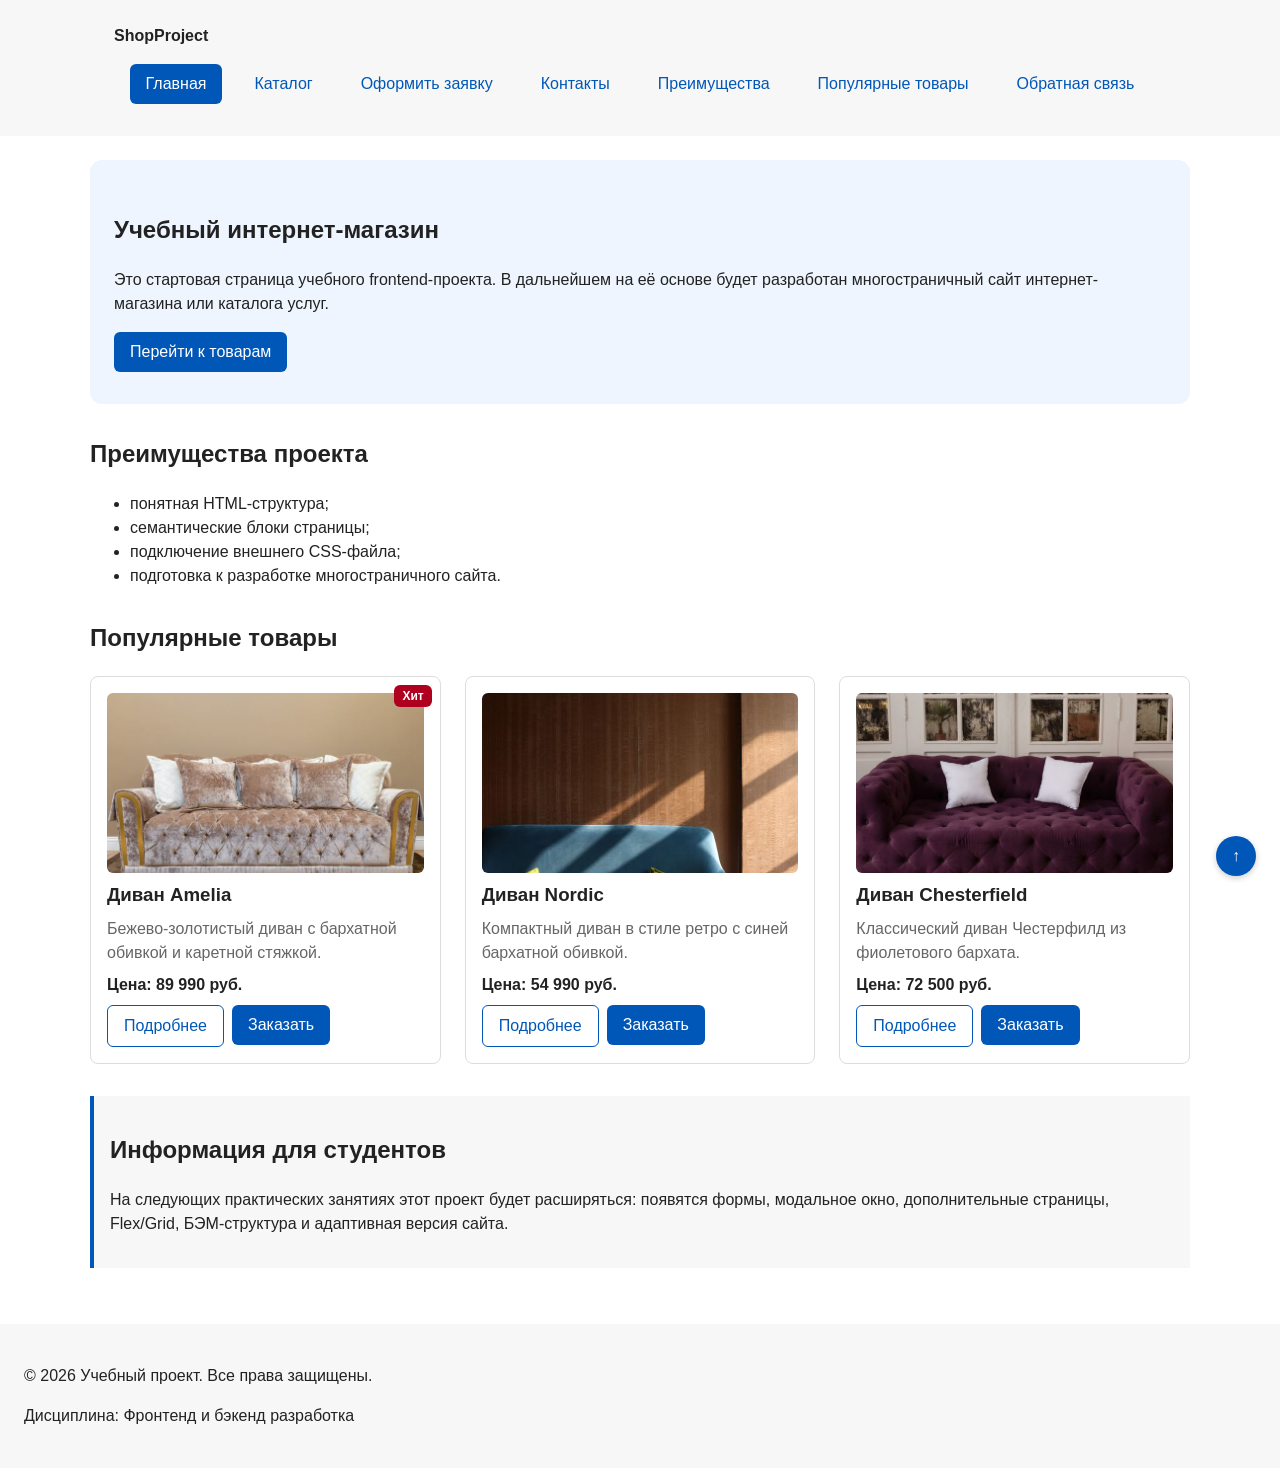
<file: index.html>
<!doctype html>
<html lang="ru">
  <head>
    <meta charset="UTF-8" />
    <meta name="viewport" content="width=device-width, initial-scale=1.0" />
    <title>Учебный интернет-магазин</title>
    <meta property="og:type" content="website" />
    <meta property="og:title" content="Учебный интернет-магазин" />
    <meta
      property="og:description"
      content="Учебный frontend-проект интернет-магазина."
    />
    <meta
      property="og:image"
      content="https://username.github.io/kr1-html-css-shop/images/preview.jpg"
    />
    <link rel="stylesheet" href="css/style.css" />
    <script src="js/main.js" defer></script>
  </head>
  <body>
    <header class="site-header" id="top">
      <div class="site-header__inner">
        <a class="site-header__logo" href="index.html">ShopProject</a>

        <nav class="site-nav" aria-label="Основная навигация">
          <ul class="site-nav__list">
            <li class="site-nav__item">
              <a class="site-nav__link site-nav__link--active" href="index.html">Главная</a>
            </li>
            <li class="site-nav__item">
              <a class="site-nav__link" href="catalog.html">Каталог</a>
            </li>
            <li class="site-nav__item">
              <a class="site-nav__link" href="order.html">Оформить заявку</a>
            </li>
            <li class="site-nav__item">
              <a class="site-nav__link" href="contacts.html">Контакты</a>
            </li>
            <li class="site-nav__item">
              <a class="site-nav__link" href="index.html#advantages">Преимущества</a>
            </li>
            <li class="site-nav__item">
              <a class="site-nav__link" href="index.html#popular">Популярные товары</a>
            </li>
            <li class="site-nav__item">
              <a class="site-nav__link" href="index.html#contacts">Обратная связь</a>
            </li>
          </ul>
        </nav>
      </div>
    </header>

    <main>
      <section class="hero">
        <h1>Учебный интернет-магазин</h1>
        <p>
          Это стартовая страница учебного frontend-проекта. В дальнейшем на её
          основе будет разработан многостраничный сайт интернет-магазина или
          каталога услуг.
        </p>
        <a class="button button--primary" href="#popular">Перейти к товарам</a>
      </section>

      <section class="section" id="advantages">
        <h2>Преимущества проекта</h2>

        <ul class="advantages-list">
          <li>понятная HTML-структура;</li>
          <li>семантические блоки страницы;</li>
          <li>подключение внешнего CSS-файла;</li>
          <li>подготовка к разработке многостраничного сайта.</li>
        </ul>
      </section>

      <section class="section" id="popular">
        <h2>Популярные товары</h2>

        <div class="products-grid">
          <article class="product-card">
            <span class="badge badge--hit">Хит</span>
            <img class="product-card__image" src="images/sofa-1.jpg" alt="Диван Amelia" width="640" height="480" />
            <h3 class="product-card__title">Диван Amelia</h3>
            <p class="product-card__description">Бежево-золотистый диван с бархатной обивкой и каретной стяжкой.</p>
            <p class="product-card__price">Цена: 89 990 руб.</p>
            <div class="product-card__actions">
              <a class="button button--secondary product-card__link" href="product.html">Подробнее</a>
              <button
                class="button button--primary product-card__button"
                type="button"
                data-product="Диван Amelia"
              >
                Заказать
              </button>
            </div>
          </article>

          <article class="product-card">
            <img class="product-card__image" src="images/sofa-2.jpg" alt="Диван Nordic" width="640" height="480" />
            <h3 class="product-card__title">Диван Nordic</h3>
            <p class="product-card__description">Компактный диван в стиле ретро с синей бархатной обивкой.</p>
            <p class="product-card__price">Цена: 54 990 руб.</p>
            <div class="product-card__actions">
              <a class="button button--secondary product-card__link" href="product.html">Подробнее</a>
              <button
                class="button button--primary product-card__button"
                type="button"
                data-product="Диван Nordic"
              >
                Заказать
              </button>
            </div>
          </article>

          <article class="product-card">
            <img class="product-card__image" src="images/sofa-3.jpg" alt="Диван Chesterfield" width="640" height="480" />
            <h3 class="product-card__title">Диван Chesterfield</h3>
            <p class="product-card__description">Классический диван Честерфилд из фиолетового бархата.</p>
            <p class="product-card__price">Цена: 72 500 руб.</p>
            <div class="product-card__actions">
              <a class="button button--secondary product-card__link" href="product.html">Подробнее</a>
              <button
                class="button button--primary product-card__button"
                type="button"
                data-product="Диван Chesterfield"
              >
                Заказать
              </button>
            </div>
          </article>
        </div>
      </section>
      <aside class="aside-info">
        <h2>Информация для студентов</h2>
        <p>
          На следующих практических занятиях этот проект будет расширяться:
          появятся формы, модальное окно, дополнительные страницы, Flex/Grid,
          БЭМ-структура и адаптивная версия сайта.
        </p>
      </aside>
    </main>

    <footer class="site-footer" id="contacts">
      <p>&copy; 2026 Учебный проект. Все права защищены.</p>
      <p>Дисциплина: Фронтенд и бэкенд разработка</p>
    </footer>
    <dialog
      class="order-dialog"
      id="order-dialog"
      aria-labelledby="order-dialog-title"
    >
      <h2 class="order-dialog__title" id="order-dialog-title">Оформление заявки</h2>

      <form
        class="order-form"
        id="order-form"
        action="#"
        method="post"
        novalidate
      >
        <input id="selected-product" name="selected-product" type="hidden" />

        <div class="order-form__field">
          <label class="order-form__label" for="order-name">Имя</label>
          <input
            class="order-form__input"
            id="order-name"
            name="name"
            type="text"
            placeholder="Введите ваше имя"
            minlength="2"
            autocomplete="given-name"
            required
          />
        </div>

        <div class="order-form__field">
          <label class="order-form__label" for="order-email">E-mail</label>
          <input
            class="order-form__input"
            id="order-email"
            name="email"
            type="email"
            placeholder="example@mail.ru"
            autocomplete="email"
            required
          />
        </div>

        <div class="order-form__field">
          <label class="order-form__label" for="order-phone">Телефон</label>
          <input
            class="order-form__input"
            id="order-phone"
            name="phone"
            type="tel"
            inputmode="tel"
            placeholder="+7 (900) 000-00-00"
            pattern="^\+7 \(\d{3}\) \d{3}-\d{2}-\d{2}$"
            required
          />
          <small class="order-form__hint">Формат: +7 (900) 000-00-00</small>
        </div>

        <div class="order-form__field">
          <label class="order-form__label" for="order-date">Дата связи</label>
          <input class="order-form__input" id="order-date" name="date" type="date" />
        </div>

        <div class="order-form__field">
          <label class="order-form__label" for="order-topic">Тема заявки</label>
          <select class="order-form__select" id="order-topic" name="topic" required>
            <option value="">Выберите тему</option>
            <option value="product">Заказ товара</option>
            <option value="consultation">Консультация</option>
            <option value="delivery">Доставка</option>
          </select>
        </div>

        <div class="order-form__field">
          <label class="order-form__label" for="order-comment">Комментарий</label>
          <textarea
            class="order-form__textarea"
            id="order-comment"
            name="comment"
            rows="4"
            placeholder="Укажите дополнительную информацию"
          ></textarea>
        </div>

        <div class="order-form__field order-form__field--checkbox">
          <label>
            <input
              class="order-form__checkbox"
              id="order-agreement"
              name="agreement"
              type="checkbox"
              required
            />
            Я согласен на обработку данных
          </label>
        </div>

        <div class="order-form__actions">
          <button class="button button--secondary" type="button" id="close-order-dialog">Закрыть</button>
          <button class="button button--primary" type="submit">Отправить заявку</button>
        </div>
      </form>
    </dialog>

    <p class="success-message" id="success-message" hidden>
      Форма успешно отправлена!
    </p>

    <a class="back-to-top" href="#top" aria-label="Наверх">&uarr;</a>
  </body>
</html>
</file>
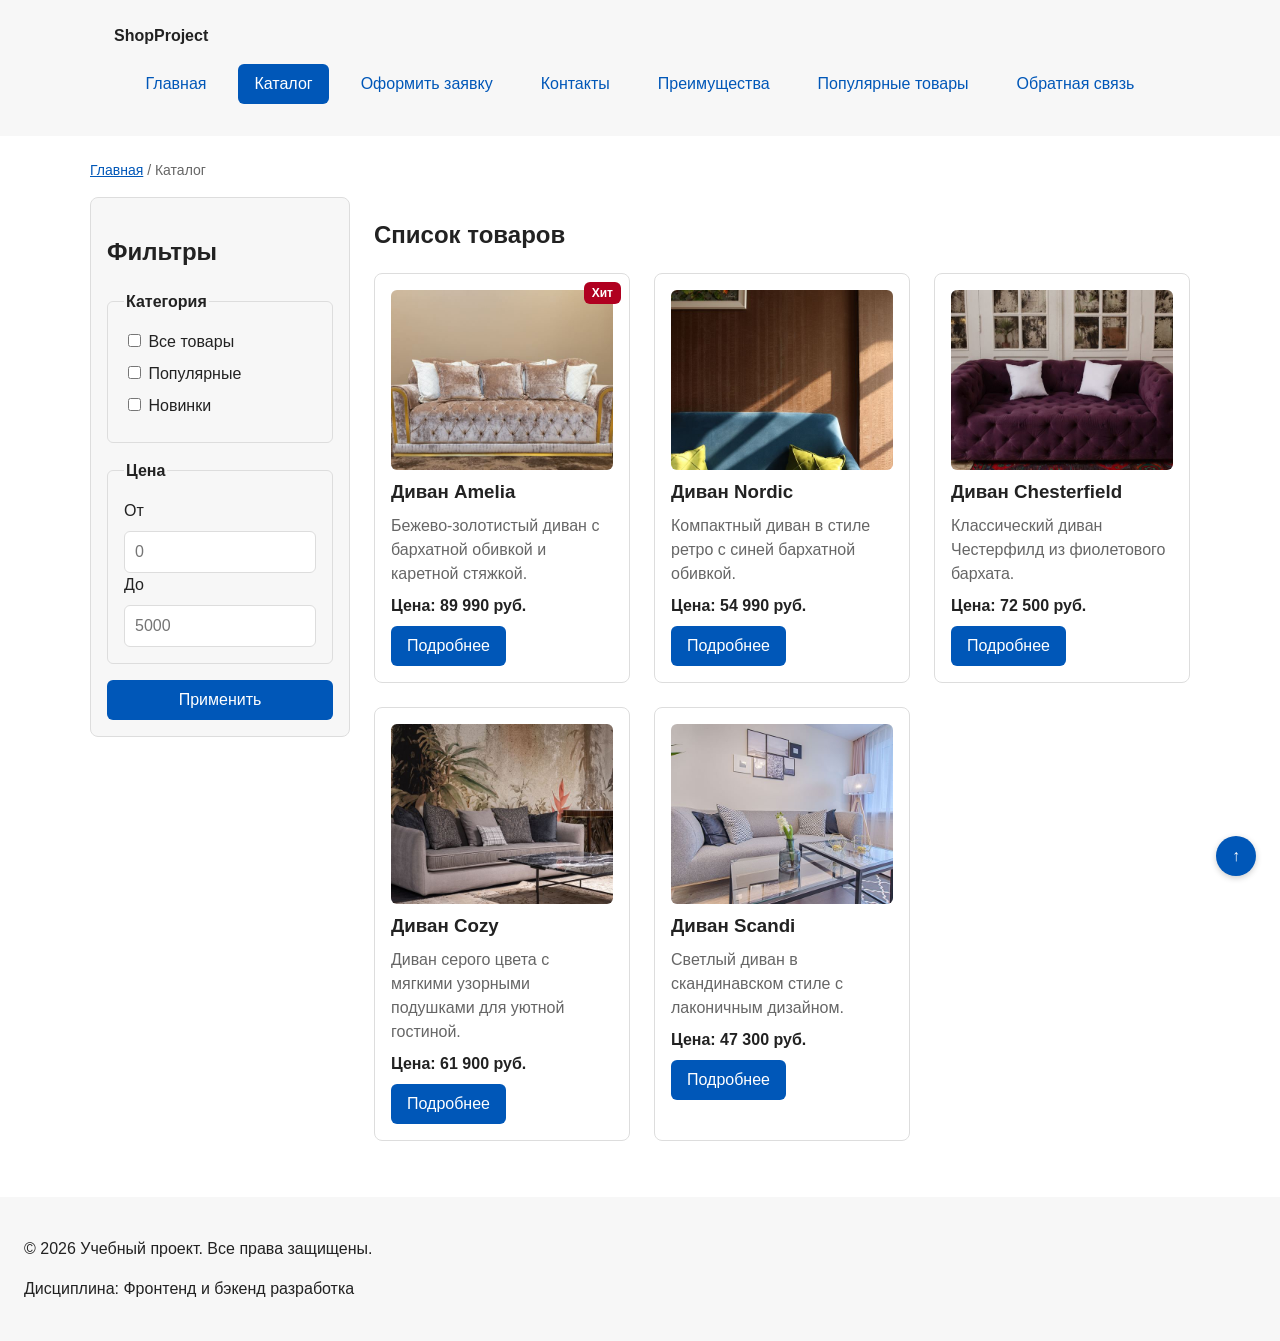
<file: catalog.html>
<!doctype html>
<html lang="ru">
  <head>
    <meta charset="UTF-8" />
    <meta name="viewport" content="width=device-width, initial-scale=1.0" />
    <meta
      name="description"
      content="Каталог товаров учебного интернет-магазина."
    />
    <title>Каталог товаров — Учебный интернет-магазин</title>
    <link rel="stylesheet" href="css/style.css" />
    <meta property="og:type" content="website" />
    <meta property="og:title" content="Учебный интернет-магазин" />
    <meta
      property="og:description"
      content="Учебный frontend-проект интернет-магазина."
    />
    <meta
      property="og:image"
      content="https://username.github.io/kr1-html-css-shop/images/preview.jpg"
    />
  </head>
  <body>
    <header class="site-header" id="top">
      <div class="site-header__inner">
        <a class="site-header__logo" href="index.html">ShopProject</a>

        <nav class="site-nav" aria-label="Основная навигация">
          <ul class="site-nav__list">
            <li class="site-nav__item">
              <a class="site-nav__link" href="index.html">Главная</a>
            </li>
            <li class="site-nav__item">
              <a class="site-nav__link site-nav__link--active" href="catalog.html">Каталог</a>
            </li>
            <li class="site-nav__item">
              <a class="site-nav__link" href="order.html">Оформить заявку</a>
            </li>
            <li class="site-nav__item">
              <a class="site-nav__link" href="contacts.html">Контакты</a>
            </li>
            <li class="site-nav__item">
              <a class="site-nav__link" href="index.html#advantages">Преимущества</a>
            </li>
            <li class="site-nav__item">
              <a class="site-nav__link" href="index.html#popular">Популярные товары</a>
            </li>
            <li class="site-nav__item">
              <a class="site-nav__link" href="index.html#contacts">Обратная связь</a>
            </li>
          </ul>
        </nav>
      </div>
    </header>

    <main>
      <nav class="breadcrumbs" aria-label="Хлебные крошки">
        <a class="breadcrumbs__link" href="index.html">Главная</a>
        <span class="breadcrumbs__current">Каталог</span>
      </nav>

      <section class="catalog-layout">
        <aside class="catalog-filters">
          <h2>Фильтры</h2>

          <form class="catalog-filters__form" action="#" method="get">
            <fieldset class="catalog-filters__group">
              <legend class="catalog-filters__legend">Категория</legend>

              <label class="catalog-filters__label">
                <input type="checkbox" name="category" value="all" />
                Все товары
              </label>

              <label class="catalog-filters__label">
                <input type="checkbox" name="category" value="popular" />
                Популярные
              </label>

              <label class="catalog-filters__label">
                <input type="checkbox" name="category" value="new" />
                Новинки
              </label>
            </fieldset>

            <fieldset class="catalog-filters__group">
              <legend class="catalog-filters__legend">Цена</legend>

              <label class="catalog-filters__label" for="price-from">От</label>
              <input
                class="catalog-filters__input"
                id="price-from"
                name="price-from"
                type="number"
                min="0"
                placeholder="0"
              />

              <label class="catalog-filters__label" for="price-to">До</label>
              <input
                class="catalog-filters__input"
                id="price-to"
                name="price-to"
                type="number"
                min="0"
                placeholder="5000"
              />
            </fieldset>

            <button class="button button--primary" type="submit">Применить</button>
          </form>
        </aside>

        <section class="catalog-products">
          <h2>Список товаров</h2>

          <div class="products-grid">
            <article class="product-card">
              <span class="badge badge--hit">Хит</span>
              <img class="product-card__image" src="images/sofa-1.jpg" alt="Диван Amelia" width="640" height="480" />
              <h3 class="product-card__title">Диван Amelia</h3>
              <p class="product-card__description">Бежево-золотистый диван с бархатной обивкой и каретной стяжкой.</p>
              <p class="product-card__price">Цена: 89 990 руб.</p>
              <a class="button button--primary product-card__button" href="product.html">Подробнее</a>
            </article>

            <article class="product-card">
              <img class="product-card__image" src="images/sofa-2.jpg" alt="Диван Nordic" width="640" height="480" />
              <h3 class="product-card__title">Диван Nordic</h3>
              <p class="product-card__description">Компактный диван в стиле ретро с синей бархатной обивкой.</p>
              <p class="product-card__price">Цена: 54 990 руб.</p>
              <a class="button button--primary product-card__button" href="product.html">Подробнее</a>
            </article>

            <article class="product-card">
              <img class="product-card__image" src="images/sofa-3.jpg" alt="Диван Chesterfield" width="640" height="480" />
              <h3 class="product-card__title">Диван Chesterfield</h3>
              <p class="product-card__description">Классический диван Честерфилд из фиолетового бархата.</p>
              <p class="product-card__price">Цена: 72 500 руб.</p>
              <a class="button button--primary product-card__button" href="product.html">Подробнее</a>
            </article>

            <article class="product-card">
              <img class="product-card__image" src="images/sofa-4.jpg" alt="Диван Cozy" width="640" height="480" />
              <h3 class="product-card__title">Диван Cozy</h3>
              <p class="product-card__description">Диван серого цвета с мягкими узорными подушками для уютной гостиной.</p>
              <p class="product-card__price">Цена: 61 900 руб.</p>
              <a class="button button--primary product-card__button" href="product.html">Подробнее</a>
            </article>

            <article class="product-card">
              <img class="product-card__image" src="images/sofa-5.jpg" alt="Диван Scandi" width="640" height="480" />
              <h3 class="product-card__title">Диван Scandi</h3>
              <p class="product-card__description">Светлый диван в скандинавском стиле с лаконичным дизайном.</p>
              <p class="product-card__price">Цена: 47 300 руб.</p>
              <a class="button button--primary product-card__button" href="product.html">Подробнее</a>
            </article>
          </div>
        </section>
      </section>
    </main>

    <footer class="site-footer">
      <p>&copy; 2026 Учебный проект. Все права защищены.</p>
      <p>Дисциплина: Фронтенд и бэкенд разработка</p>
    </footer>

    <a class="back-to-top" href="#top" aria-label="Наверх">&uarr;</a>
  </body>
</html>
</file>
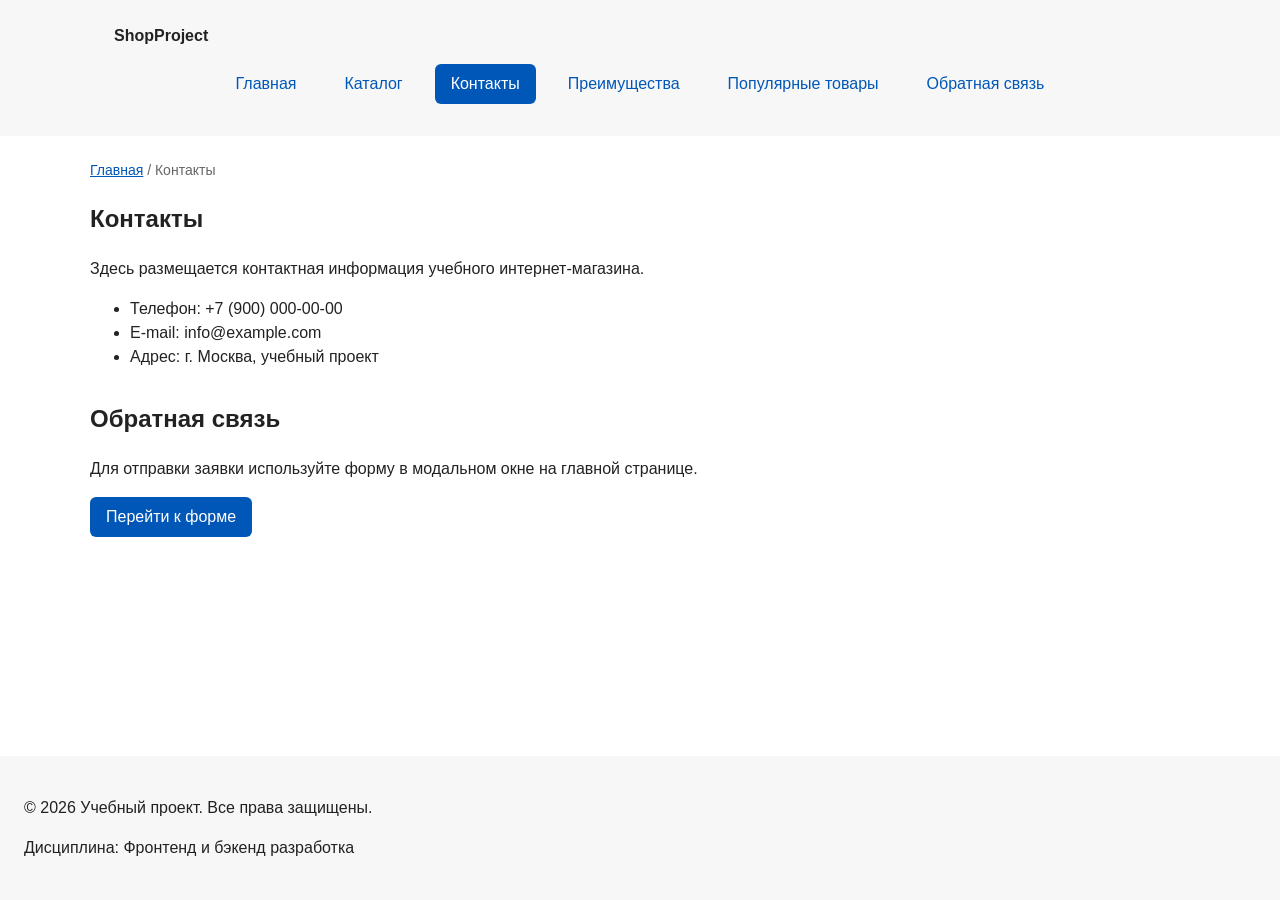
<file: contacts.html>
<!doctype html>
<html lang="ru">
  <head>
    <meta charset="UTF-8" />
    <meta name="viewport" content="width=device-width, initial-scale=1.0" />
    <meta
      name="description"
      content="Контактная информация учебного интернет-магазина."
    />
    <meta property="og:type" content="website" />
    <meta property="og:title" content="Учебный интернет-магазин" />
    <meta
      property="og:description"
      content="Учебный frontend-проект интернет-магазина."
    />
    <meta
      property="og:image"
      content="https://username.github.io/kr1-html-css-shop/images/preview.jpg"
    />
    <title>Контакты — Учебный интернет-магазин</title>
    <link rel="stylesheet" href="css/style.css" />
  </head>
  <body>
    <header class="site-header">
      <div class="site-header__inner">
        <a class="site-header__logo" href="index.html">ShopProject</a>

        <nav class="site-nav" aria-label="Основная навигация">
          <ul class="site-nav__list">
            <li class="site-nav__item">
              <a class="site-nav__link" href="index.html">Главная</a>
            </li>
            <li class="site-nav__item">
              <a class="site-nav__link" href="catalog.html">Каталог</a>
            </li>
            <li class="site-nav__item">
              <a class="site-nav__link site-nav__link--active" href="contacts.html">Контакты</a>
            </li>
            <li class="site-nav__item">
              <a class="site-nav__link" href="index.html#advantages">Преимущества</a>
            </li>
            <li class="site-nav__item">
              <a class="site-nav__link" href="index.html#popular">Популярные товары</a>
            </li>
            <li class="site-nav__item">
              <a class="site-nav__link" href="index.html#contacts">Обратная связь</a>
            </li>
          </ul>
        </nav>
      </div>
    </header>

    <main>
      <nav class="breadcrumbs" aria-label="Хлебные крошки">
        <a class="breadcrumbs__link" href="index.html">Главная</a>
        <span class="breadcrumbs__current">Контакты</span>
      </nav>

      <section class="section">
        <h1>Контакты</h1>
        <p>
          Здесь размещается контактная информация учебного интернет-магазина.
        </p>

        <ul>
          <li>Телефон: +7 (900) 000-00-00</li>
          <li>E-mail: info@example.com</li>
          <li>Адрес: г. Москва, учебный проект</li>
        </ul>
      </section>

      <section class="section" id="feedback">
        <h2>Обратная связь</h2>
        <p>
          Для отправки заявки используйте форму в модальном окне на главной
          странице.
        </p>
        <a class="button button--primary" href="index.html#contacts">Перейти к форме</a>
      </section>
    </main>

    <footer class="site-footer">
      <p>&copy; 2026 Учебный проект. Все права защищены.</p>
      <p>Дисциплина: Фронтенд и бэкенд разработка</p>
    </footer>
  </body>
</html>
</file>
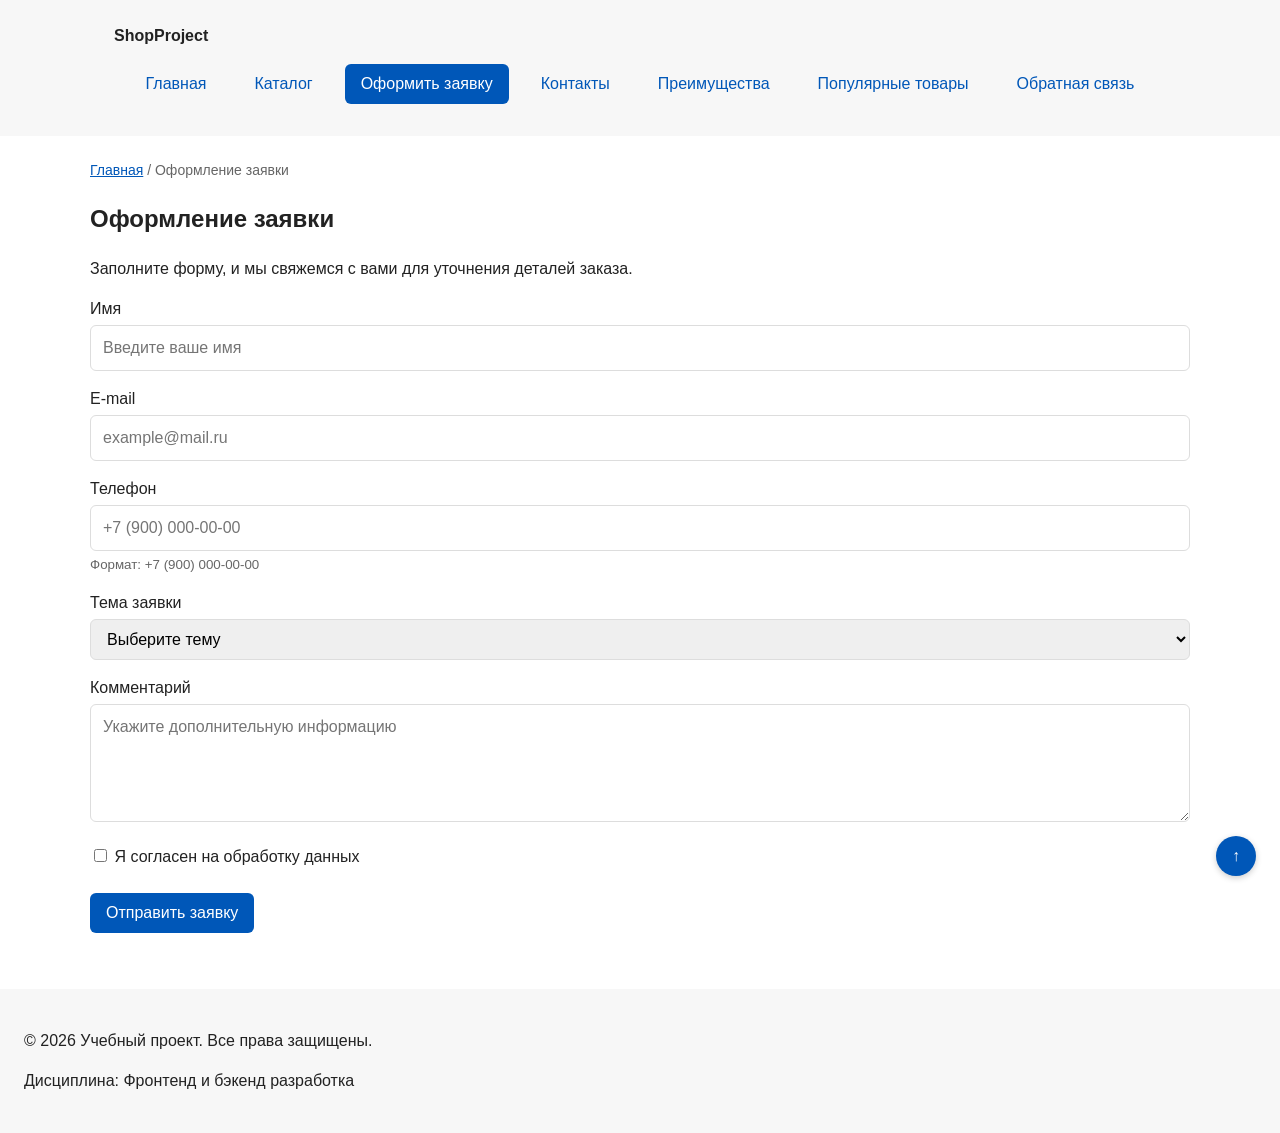
<file: order.html>
<!doctype html>
<html lang="ru">
  <head>
    <meta charset="UTF-8" />
    <meta name="viewport" content="width=device-width, initial-scale=1.0" />
    <meta
      name="description"
      content="Оформление заявки в учебном интернет-магазине."
    />
    <title>Оформление заявки — Учебный интернет-магазин</title>
    <link rel="stylesheet" href="css/style.css" />
    <meta property="og:type" content="website" />
    <meta property="og:title" content="Учебный интернет-магазин" />
    <meta
      property="og:description"
      content="Учебный frontend-проект интернет-магазина."
    />
    <meta
      property="og:image"
      content="https://username.github.io/kr1-html-css-shop/images/preview.jpg"
    />
  </head>
  <body>
    <header class="site-header" id="top">
      <div class="site-header__inner">
        <a class="site-header__logo" href="index.html">ShopProject</a>

        <nav class="site-nav" aria-label="Основная навигация">
          <ul class="site-nav__list">
            <li class="site-nav__item">
              <a class="site-nav__link" href="index.html">Главная</a>
            </li>
            <li class="site-nav__item">
              <a class="site-nav__link" href="catalog.html">Каталог</a>
            </li>
            <li class="site-nav__item">
              <a class="site-nav__link site-nav__link--active" href="order.html">Оформить заявку</a>
            </li>
            <li class="site-nav__item">
              <a class="site-nav__link" href="contacts.html">Контакты</a>
            </li>
            <li class="site-nav__item">
              <a class="site-nav__link" href="index.html#advantages">Преимущества</a>
            </li>
            <li class="site-nav__item">
              <a class="site-nav__link" href="index.html#popular">Популярные товары</a>
            </li>
            <li class="site-nav__item">
              <a class="site-nav__link" href="index.html#contacts">Обратная связь</a>
            </li>
          </ul>
        </nav>
      </div>
    </header>

    <main>
      <nav class="breadcrumbs" aria-label="Хлебные крошки">
        <a class="breadcrumbs__link" href="index.html">Главная</a>
        <span class="breadcrumbs__current">Оформление заявки</span>
      </nav>

      <section class="section">
        <h1>Оформление заявки</h1>
        <p>Заполните форму, и мы свяжемся с вами для уточнения деталей заказа.</p>

        <form class="order-form" action="#" method="post" novalidate>
          <div class="order-form__field">
            <label class="order-form__label" for="order-page-name">Имя</label>
            <input
              class="order-form__input"
              id="order-page-name"
              name="name"
              type="text"
              placeholder="Введите ваше имя"
              minlength="2"
              autocomplete="given-name"
              required
            />
          </div>

          <div class="order-form__field">
            <label class="order-form__label" for="order-page-email">E-mail</label>
            <input
              class="order-form__input"
              id="order-page-email"
              name="email"
              type="email"
              placeholder="example@mail.ru"
              autocomplete="email"
              required
            />
          </div>

          <div class="order-form__field">
            <label class="order-form__label" for="order-page-phone">Телефон</label>
            <input
              class="order-form__input"
              id="order-page-phone"
              name="phone"
              type="tel"
              inputmode="tel"
              placeholder="+7 (900) 000-00-00"
              pattern="^\+7 \(\d{3}\) \d{3}-\d{2}-\d{2}$"
              required
            />
            <small class="order-form__hint">Формат: +7 (900) 000-00-00</small>
          </div>

          <div class="order-form__field">
            <label class="order-form__label" for="order-page-topic">Тема заявки</label>
            <select class="order-form__select" id="order-page-topic" name="topic" required>
              <option value="">Выберите тему</option>
              <option value="product">Заказ товара</option>
              <option value="consultation">Консультация</option>
              <option value="delivery">Доставка</option>
            </select>
          </div>

          <div class="order-form__field">
            <label class="order-form__label" for="order-page-comment">Комментарий</label>
            <textarea
              class="order-form__textarea"
              id="order-page-comment"
              name="comment"
              rows="4"
              placeholder="Укажите дополнительную информацию"
            ></textarea>
          </div>

          <div class="order-form__field order-form__field--checkbox">
            <label>
              <input
                class="order-form__checkbox"
                id="order-page-agreement"
                name="agreement"
                type="checkbox"
                required
              />
              Я согласен на обработку данных
            </label>
          </div>

          <div class="order-form__actions">
            <button class="button button--primary" type="submit">Отправить заявку</button>
          </div>
        </form>
      </section>
    </main>

    <footer class="site-footer">
      <p>&copy; 2026 Учебный проект. Все права защищены.</p>
      <p>Дисциплина: Фронтенд и бэкенд разработка</p>
    </footer>

    <a class="back-to-top" href="#top" aria-label="Наверх">&uarr;</a>
  </body>
</html>
</file>
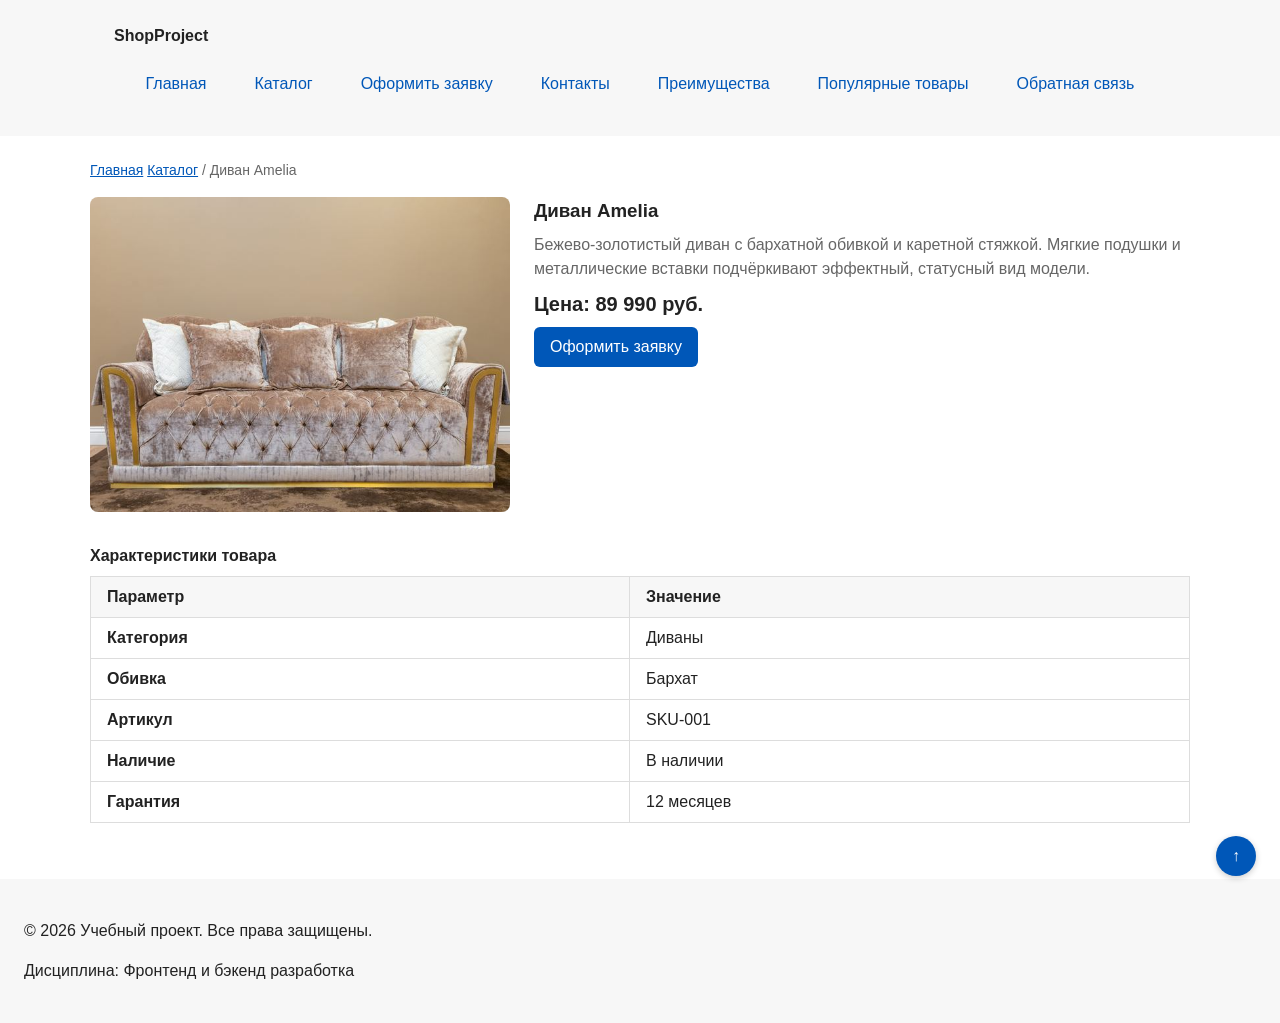
<file: product.html>
<!doctype html>
<html lang="ru">
  <head>
    <meta charset="UTF-8" />
    <meta name="viewport" content="width=device-width, initial-scale=1.0" />
    <meta
      name="description"
      content="Карточка товара учебного интернет-магазина: описание, характеристики и цена."
    />
    <title>Диван Amelia — Учебный интернет-магазин</title>
    <link rel="stylesheet" href="css/style.css" />
    <meta property="og:type" content="website" />
    <meta property="og:title" content="Учебный интернет-магазин" />
    <meta
      property="og:description"
      content="Учебный frontend-проект интернет-магазина."
    />
    <meta
      property="og:image"
      content="https://username.github.io/kr1-html-css-shop/images/preview.jpg"
    />
  </head>
  <body>
    <header class="site-header" id="top">
      <div class="site-header__inner">
        <a class="site-header__logo" href="index.html">ShopProject</a>

        <nav class="site-nav" aria-label="Основная навигация">
          <ul class="site-nav__list">
            <li class="site-nav__item">
              <a class="site-nav__link" href="index.html">Главная</a>
            </li>
            <li class="site-nav__item">
              <a class="site-nav__link" href="catalog.html">Каталог</a>
            </li>
            <li class="site-nav__item">
              <a class="site-nav__link" href="order.html">Оформить заявку</a>
            </li>
            <li class="site-nav__item">
              <a class="site-nav__link" href="contacts.html">Контакты</a>
            </li>
            <li class="site-nav__item">
              <a class="site-nav__link" href="index.html#advantages">Преимущества</a>
            </li>
            <li class="site-nav__item">
              <a class="site-nav__link" href="index.html#popular">Популярные товары</a>
            </li>
            <li class="site-nav__item">
              <a class="site-nav__link" href="index.html#contacts">Обратная связь</a>
            </li>
          </ul>
        </nav>
      </div>
    </header>

    <main>
      <nav class="breadcrumbs" aria-label="Хлебные крошки">
        <a class="breadcrumbs__link" href="index.html">Главная</a>
        <a class="breadcrumbs__link" href="catalog.html">Каталог</a>
        <span class="breadcrumbs__current">Диван Amelia</span>
      </nav>

      <section class="section">
        <article class="product-detail">
          <img
            class="product-detail__image"
            src="images/sofa-1.jpg"
            alt="Диван Amelia"
            width="640"
            height="480"
          />

          <div class="product-detail__info">
            <h1 class="product-detail__title">Диван Amelia</h1>
            <p class="product-detail__description">
              Бежево-золотистый диван с бархатной обивкой и каретной стяжкой.
              Мягкие подушки и металлические вставки подчёркивают
              эффектный, статусный вид модели.
            </p>
            <p class="product-detail__price">Цена: 89 990 руб.</p>
            <a class="button button--primary product-detail__button" href="order.html">
              Оформить заявку
            </a>
          </div>
        </article>

        <table class="product-specs">
          <caption>Характеристики товара</caption>
          <thead>
            <tr>
              <th scope="col">Параметр</th>
              <th scope="col">Значение</th>
            </tr>
          </thead>
          <tbody>
            <tr>
              <th scope="row">Категория</th>
              <td>Диваны</td>
            </tr>
            <tr>
              <th scope="row">Обивка</th>
              <td>Бархат</td>
            </tr>
            <tr>
              <th scope="row">Артикул</th>
              <td>SKU-001</td>
            </tr>
            <tr>
              <th scope="row">Наличие</th>
              <td>В наличии</td>
            </tr>
            <tr>
              <th scope="row">Гарантия</th>
              <td>12 месяцев</td>
            </tr>
          </tbody>
        </table>
      </section>
    </main>

    <footer class="site-footer">
      <p>&copy; 2026 Учебный проект. Все права защищены.</p>
      <p>Дисциплина: Фронтенд и бэкенд разработка</p>
    </footer>

    <a class="back-to-top" href="#top" aria-label="Наверх">&uarr;</a>
  </body>
</html>
</file>
<file: css/style.css>
/* ===============================
   1. Переменные проекта
   =============================== */
:root {
  /* Основные цвета проекта */
  --color-bg: #ffffff;
  --color-text: #222222;
  --color-muted: #666666;
  --color-primary: #0057b8;
  --color-primary-dark: #003f86;
  --color-border: #dddddd;
  --color-surface: #f7f7f7;
  --color-surface-accent: #eef5ff;
  --color-danger: #b00020;
  --color-success: #168a2f;
  --color-success-bg: #eefaf0;
  --color-white: #ffffff;

  /* Отступы */
  --space-xs: 4px;
  --space-sm: 8px;
  --space-md: 16px;
  --space-lg: 24px;
  --space-xl: 32px;

  /* Скругления */
  --radius-sm: 6px;
  --radius-md: 8px;
  --radius-lg: 12px;

  /* Размеры */
  --container-width: 1100px;
}

/* ===============================
   2. Базовые стили
   =============================== */

/*
Универсальное правило для всех элементов.
border-box делает расчёт размеров более понятным:
width включает content, padding и border.
*/
* {
  box-sizing: border-box;
}

/*
Убираем стандартный внешний отступ браузера у body.
Без этого вокруг страницы может появиться белая рамка.

body растянут на всю высоту окна (min-height: 100vh) и выстроен как
flex-колонка: header и footer занимают столько места, сколько нужно
их содержимому, а main получает flex: 1 0 auto и «дожимает» footer
до низа окна, даже если контента на странице мало.
*/
body {
  display: flex;
  flex-direction: column;
  min-height: 100vh;
  margin: 0;
  font-family: Arial, sans-serif;
  line-height: 1.5;
  color: var(--color-text);
  background-color: var(--color-bg);
}

/*
Задаём внутренний отступ для основного содержимого страницы.
flex: 1 0 auto растягивает main на всё свободное место в body,
поэтому footer всегда остаётся у нижнего края окна браузера.
*/
main {
  flex: 1 0 auto;
  padding: var(--space-lg);
}

html {
  scroll-behavior: smooth;
}
/* ===============================
   3. Общие элементы интерфейса
   =============================== */

/*
Базовый цвет ссылок и их состояния.
*/
a {
  color: var(--color-primary);
}

a:hover {
  color: var(--color-primary-dark);
}

a:focus-visible {
  outline: 2px solid var(--color-primary);
  outline-offset: 3px;
}

button {
  font: inherit;
  cursor: pointer;
}

:target {
  border-radius: var(--radius-md);
  box-shadow:
    0 0 0 3px var(--color-surface-accent),
    0 0 0 5px var(--color-primary);
  transition: box-shadow 0.3s ease;
}

/* ===============================
   4. Шапка сайта и навигация (site-header, site-nav)
   =============================== */

.site-header {
  background-color: var(--color-surface);
}

.site-header__inner {
  max-width: var(--container-width);
  margin: 0 auto;
  padding: var(--space-lg);
}

.site-header__logo {
  font-weight: 700;
  color: var(--color-text);
  text-decoration: none;
}

.site-nav__list {
  display: flex;
  flex-wrap: wrap;
  justify-content: center;
  align-items: center;
  gap: var(--space-md);
  padding: 0;
  margin: var(--space-md) 0 0;
  list-style: none;
}

.site-nav__item {
  margin-bottom: var(--space-sm);
}

.site-nav__link {
  display: inline-block;
  padding: var(--space-sm) var(--space-md);
  color: var(--color-primary);
  text-decoration: none;
  border-radius: var(--radius-sm);
}

.site-nav__link:hover {
  color: var(--color-white);
  background-color: var(--color-primary);
}

.site-nav__link:focus-visible {
  outline: 2px solid var(--color-primary);
  outline-offset: 3px;
}

.site-nav__link--active {
  color: var(--color-white);
  background-color: var(--color-primary);
}

/* ===============================
   5. Подвал сайта (site-footer)
   =============================== */

.site-footer {
  padding: var(--space-lg);
  background-color: var(--color-surface);
}

/* ===============================
   6. Кнопка (button)
   =============================== */

.button {
  display: inline-block;
  padding: var(--space-sm) var(--space-md);
  border: none;
  border-radius: var(--radius-sm);
  font: inherit;
  text-decoration: none;
  cursor: pointer;
}

.button--primary {
  color: var(--color-white);
  background-color: var(--color-primary);
}

.button--primary:hover {
  background-color: var(--color-primary-dark);
}

.button--secondary {
  color: var(--color-primary);
  background-color: transparent;
  border: 1px solid var(--color-primary);
}

.button--secondary:hover {
  color: var(--color-white);
  background-color: var(--color-primary);
}

.button:focus-visible {
  outline: 2px solid var(--color-primary);
  outline-offset: 3px;
}

.button:disabled,
.button--disabled {
  opacity: 0.6;
  cursor: not-allowed;
}

/* ===============================
   7. Компоненты страницы
   =============================== */

/*
Hero-блок — первый крупный блок страницы.
Он визуально отделяется от остальных разделов фоном и отступами.
*/
.hero {
  max-width: var(--container-width);
  margin: 0 auto var(--space-xl);
  padding: var(--space-xl) var(--space-lg);
  background-color: var(--color-surface-accent);
  border-radius: var(--radius-lg);
}

/*
Общий класс для разделов страницы.
*/
.section {
  max-width: var(--container-width);
  margin: 0 auto var(--space-xl);
}

/*
Убираем лишний верхний отступ у заголовков разделов.
*/
.section h2 {
  margin-top: 0;
}

/*
Дополнительный информационный блок.
*/
.aside-info {
  max-width: var(--container-width);
  margin: 0 auto var(--space-xl);
  padding: var(--space-md);
  border-left: 4px solid var(--color-primary);
  background-color: var(--color-surface);
}

/*
Сообщение об успешной отправке.
*/
.success-message {
  max-width: var(--container-width);
  margin: var(--space-lg) auto;
  padding: var(--space-md);
  border-left: 4px solid var(--color-success);
  background-color: var(--color-success-bg);
}

/* ===============================
   8. Хлебные крошки (breadcrumbs)
   =============================== */

.breadcrumbs {
  max-width: var(--container-width);
  margin: 0 auto var(--space-md);
  font-size: 14px;
  color: var(--color-muted);
}

.breadcrumbs__link {
  color: var(--color-primary);
}

.breadcrumbs__current::before {
  content: " / ";
  color: var(--color-muted);
}

/* ===============================
   9. Карточка товара и сетка товаров (product-card, products-grid)
   =============================== */

.products-grid {
  display: grid;
  grid-template-columns: repeat(3, 1fr);
  gap: var(--space-lg);
}

.product-card {
  position: relative;
  display: flex;
  flex-direction: column;
  gap: var(--space-sm);
  padding: var(--space-md);
  border: 1px solid var(--color-border);
  border-radius: var(--radius-md);
  background-color: var(--color-bg);
  transition:
    box-shadow 0.2s ease,
    border-color 0.2s ease,
    transform 0.2s ease;
}

.product-card:hover {
  border-color: var(--color-primary);
  box-shadow: 0 10px 24px rgba(0, 0, 0, 0.12);
  transform: translateY(-2px);
}

.product-card__image {
  display: block;
  width: 100%;
  height: 180px;
  object-fit: cover;
  border-radius: var(--radius-sm);
}

.product-card__title {
  margin: 0;
  color: var(--color-text);
}

.product-card__description {
  margin: 0;
  color: var(--color-muted);
}

.product-card__price {
  margin: 0;
  font-weight: 700;
}

.product-card__actions {
  display: flex;
  flex-wrap: wrap;
  gap: var(--space-sm);
  margin-top: auto;
}

.product-card__button,
.product-card__link {
  align-self: flex-start;
}

/*
  Бейдж товара.
  Позиционируется абсолютно относительно карточки (position: relative на .product-card).
*/
.badge {
  position: absolute;
  top: var(--space-sm);
  right: var(--space-sm);
  z-index: 1;
  padding: 2px var(--space-sm);
  border-radius: var(--radius-sm);
  font-size: 12px;
  font-weight: 700;
  color: var(--color-white);
  background-color: var(--color-primary);
}

.badge--hit {
  background-color: var(--color-danger);
}

/*
  Кнопка «Наверх».
  Зафиксирована относительно окна браузера.
*/
.back-to-top {
  position: fixed;
  right: var(--space-lg);
  bottom: var(--space-lg);
  z-index: 10;
  display: inline-flex;
  align-items: center;
  justify-content: center;
  width: 40px;
  height: 40px;
  border-radius: 50%;
  color: var(--color-white);
  background-color: var(--color-primary);
  text-decoration: none;
  box-shadow: 0 2px 6px rgba(0, 0, 0, 0.2);
}

.back-to-top:hover {
  background-color: var(--color-primary-dark);
}

.back-to-top:focus-visible {
  outline: 2px solid var(--color-primary-dark);
  outline-offset: 3px;
}

/* ===============================
   10. Каталог (catalog-layout, catalog-filters, catalog-products)
   =============================== */

.catalog-layout {
  max-width: var(--container-width);
  margin: 0 auto var(--space-xl);
  display: grid;
  grid-template-columns: 260px 1fr;
  grid-template-areas: "filters products";
  gap: var(--space-lg);
}

.catalog-filters {
  grid-area: filters;
  align-self: start;
  position: sticky;
  top: var(--space-lg);
  padding: var(--space-md);
  border: 1px solid var(--color-border);
  border-radius: var(--radius-md);
  background-color: var(--color-surface);
}

.catalog-filters__form {
  display: grid;
  gap: var(--space-md);
}

.catalog-filters__group {
  margin: 0;
  padding: var(--space-md);
  border: 1px solid var(--color-border);
  border-radius: var(--radius-sm);
}

.catalog-filters__legend {
  font-weight: 700;
}

.catalog-filters__label {
  display: block;
  margin-bottom: var(--space-sm);
}

.catalog-filters__input {
  width: 100%;
  padding: 8px 10px;
  border: 1px solid var(--color-border);
  border-radius: var(--radius-sm);
  font: inherit;
}

.catalog-products {
  grid-area: products;
}

/* ===============================
   11. Форма заявки (order-form)
   =============================== */

.order-form__field {
  margin-bottom: var(--space-md);
}

.order-form__label {
  display: block;
  margin-bottom: var(--space-xs);
}

.order-form__input,
.order-form__select,
.order-form__textarea {
  width: 100%;
  padding: 10px 12px;
  border: 1px solid var(--color-border);
  border-radius: var(--radius-sm);
  font: inherit;
}

.order-form__input:hover,
.order-form__select:hover,
.order-form__textarea:hover {
  border-color: var(--color-primary);
}

.order-form__input:focus-visible,
.order-form__select:focus-visible,
.order-form__textarea:focus-visible {
  outline: 2px solid var(--color-primary);
  outline-offset: 3px;
}

.order-form__checkbox {
  width: auto;
}

.order-form__hint {
  display: block;
  margin-top: var(--space-xs);
  color: var(--color-muted);
}

/*
  Подсветка ошибочных полей.
  Атрибут aria-invalid добавляется JavaScript-кодом.
*/
.order-form__input[aria-invalid="true"],
.order-form__select[aria-invalid="true"],
.order-form__textarea[aria-invalid="true"] {
  border-color: var(--color-danger);
}

.order-form__actions {
  display: flex;
  gap: var(--space-md);
  margin-top: var(--space-lg);
}

/* ===============================
   12. Модальное окно заявки (order-dialog)
   =============================== */

.order-dialog {
  width: min(100% - 32px, 560px);
  padding: var(--space-lg);
  border: none;
  border-radius: var(--radius-lg);
}

.order-dialog::backdrop {
  background-color: rgba(0, 0, 0, 0.5);
}

.order-dialog__title {
  margin-top: 0;
}

/* ===============================
   13. Страница товара (product-detail)
   =============================== */

.product-detail {
  display: flex;
  flex-wrap: wrap;
  gap: var(--space-lg);
  margin-bottom: var(--space-xl);
}

.product-detail__image {
  width: 100%;
  max-width: 420px;
  height: auto;
  border-radius: var(--radius-md);
  object-fit: cover;
}

.product-detail__info {
  display: flex;
  flex-direction: column;
  gap: var(--space-sm);
  flex: 1 1 260px;
}

.product-detail__title {
  margin: 0;
}

.product-detail__description {
  margin: 0;
  color: var(--color-muted);
}

.product-detail__price {
  margin: 0;
  font-size: 20px;
  font-weight: 700;
}

.product-detail__button {
  align-self: flex-start;
}

.product-specs {
  width: 100%;
  max-width: var(--container-width);
  margin-bottom: var(--space-xl);
  border-collapse: collapse;
}

.product-specs caption {
  margin-bottom: var(--space-sm);
  font-weight: 700;
  text-align: left;
}

.product-specs th,
.product-specs td {
  padding: var(--space-sm) var(--space-md);
  border: 1px solid var(--color-border);
  text-align: left;
}

.product-specs thead th {
  background-color: var(--color-surface);
}

/* ===============================
   14. Контакты и карта (contacts-info, map)
   =============================== */

/*
  Текст и карта выстраиваются в одну строку через inline-block —
  без float, grid и flex. Оба блока — inline-block с одинаковым
  vertical-align, поэтому идут по горизонтали друг за другом
  в том порядке, в котором написаны в HTML.
*/
.contacts-info {
  display: inline-block;
  vertical-align: top;
  max-width: calc(100% - 500px - var(--space-lg));
}

.contacts-info__feedback {
  margin-top: var(--space-lg);
}

.map__frame {
  display: inline-block;
  vertical-align: top;
  width: 500px;
  max-width: 100%;
  height: 400px;
  margin-left: var(--space-lg);
  border: 1px solid var(--color-border);
  border-radius: var(--radius-md);
}
</file>
